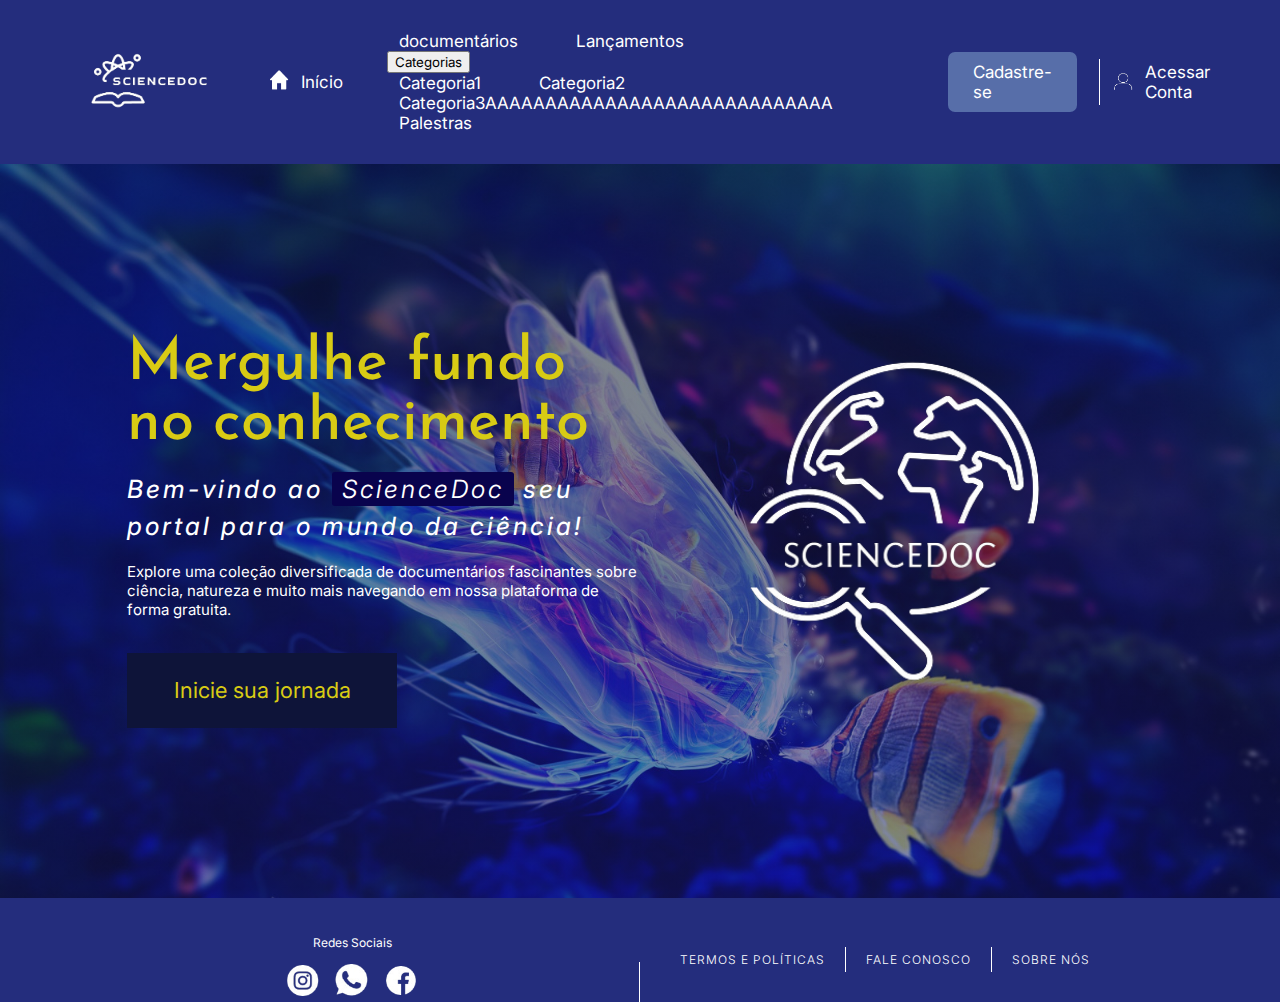
<file: index.html>
<!DOCTYPE html>
<html lang="pt-br">
<head>
    <meta charset="UTF-8">
    <meta http-equiv="X-UA-Compatible" content="IE=edge">
    <meta name="viewport" content="width=device-width, initial-scale=1.0">
    <meta name="description" content="Serviço de streaming com conteúdo acadêmico">
    <meta name="keywords" content="documentário,estudos,acadêmico,streaming">
    <title>ScienceDoc</title>
    <link rel="stylesheet" href="css/style.css">
</head>
<body>
    <nav class="navbar">
        <div class="logo">
            <img src="img/logo2.png" width="140px">
        </div>
        <div class="menu">
            <div class="inicio">
                <div id="img_inicio">
                    <img id= "image_home" src="img/casa_home.png" width="20px" height="20px">
                </div>
                <div id="link_inicio">
                    <a href="index.html">Início</a>
                </div>
            </div>
            <div class="consultas">
                <a href="documentario.html">documentários</a>
                <a href="lancamentos.html">Lançamentos</a>
                <div class="dropdown">
                    <button class="dropbtn">Categorias</button>
                    <div class="dropdown-content">
                        <a href="#">Categoria1</a>
                        <a href="#">Categoria2</a>
                        <a href="#">Categoria3AAAAAAAAAAAAAAAAAAAAAAAAAAAAA</a>
                    </div>
                </div>
                <a href="#">Palestras</a>
            </div>
        </div>
        <div class="acesso">
            <a href="cadastro.html" id="botao">Cadastre-se</a>
            <div class="login">
                <img src="img/perfil.png" width="25px" height="20px">
            </div>
            <a href="login.html">Acessar Conta</a>
        </div>
    </nav>
    
    <main class="fluxo_principal">
        <section class="frase_efeito">
            <div class="slogan">
                Mergulhe fundo<br>no conhecimento</h1>
            </div>
            <div>
                <h1>Bem-vindo ao <span id="destaque_frase">ScienceDoc</span> seu portal para o mundo da ciência!</h1>
                <p>Explore uma coleção diversificada de documentários fascinantes sobre ciência, natureza e muito mais navegando em nossa plataforma de forma gratuita.</p><br>
            </div>

            <div class="card">
                <div class="card2">
                    <a href="login.html" id="botao2">Inicie sua jornada</a>
                </div>
            </div>
        </section>
        <section class="img_fundo">
            <img src="img/logo.png" alt="Logo do ScienceDoc" width="450px">
        </section>
    </main>

    <footer class="rodape">
        <div class="redes_sociais">
            <h3>Redes Sociais</h3>
            <div class="img_rodape">
                <a href=""><img src="img/Instagram.png" width="35px"></a>
                <a href=""><img src="img/telefone.png" width="35px"></a>
                <a href=""><img src="img/facebook.png" width="35px"></a>
            </div>
        </div>
        <div class="info_geral">
            <a href="">Termos e políticas</a>
            <a href="faleConosco.html"id="info_geral_border">Fale Conosco</a>
            <a href="">Sobre nós</a>
        </div>
    </footer>
</body>
</html>
</file>
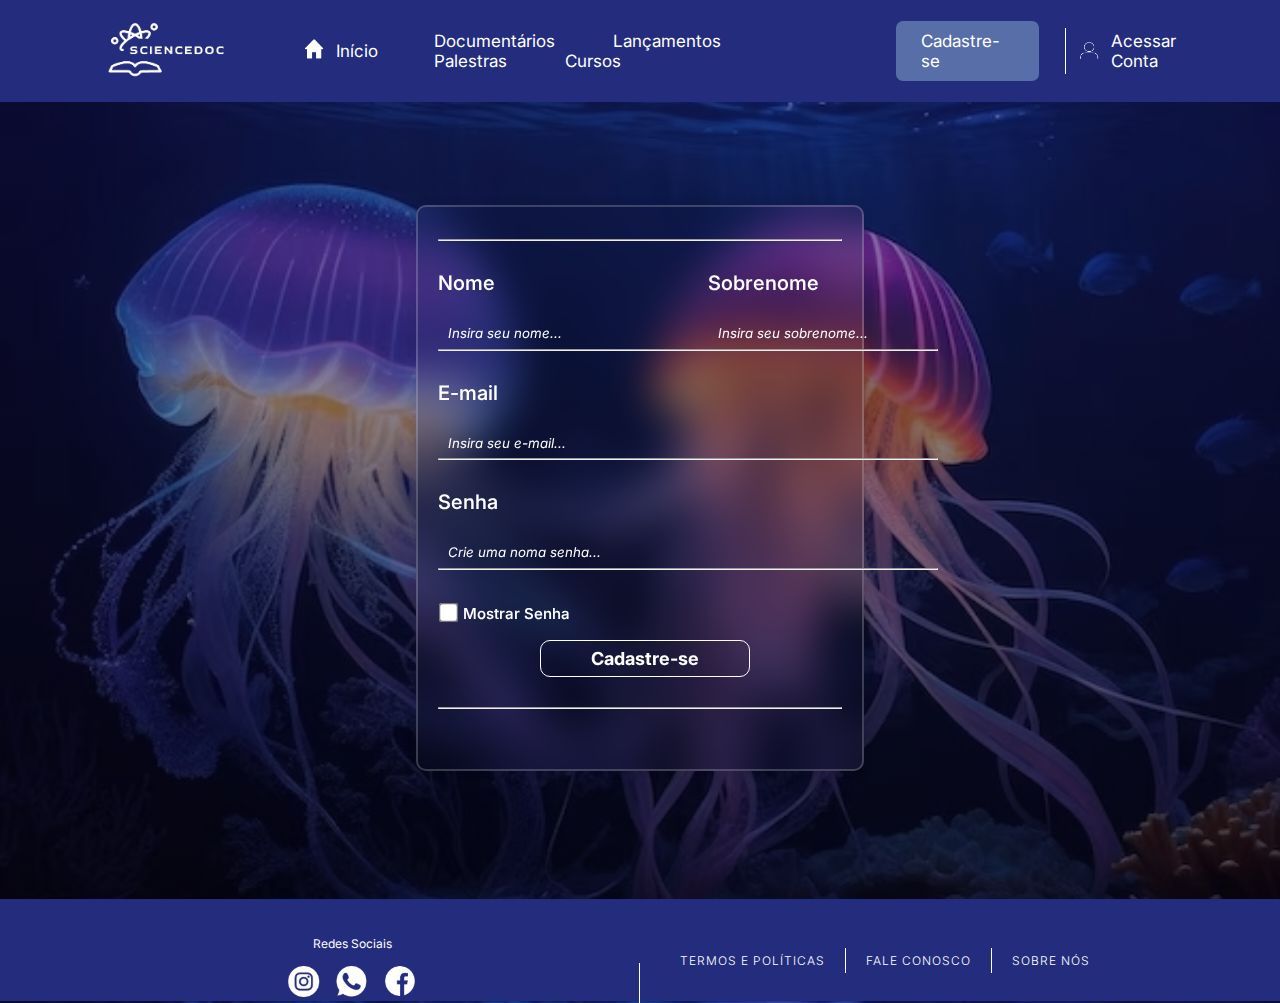
<file: cadastro.html>
<!DOCTYPE html>
<html lang="pt-br">
<head>
    <meta charset="UTF-8">
    <meta http-equiv="X-UA-Compatible" content="IE=edge">
    <meta name="viewport" content="width=device-width, initial-scale=1.0">
    <meta name="description" content="Serviço de streaming com conteúdo acadêmico">
    <meta name="keywords" content="documentário,estudos,acadêmico,streaming">
    <title>ScienceDoc</title>
    <link rel="stylesheet" href="css/base_padrao.css">
    <link rel="stylesheet" type="text/css" href="css/login_cadastro.css">
</head>

<body>

    <nav class="navbar">
        <div class="logo">
            <img src="img/logo2.png" width="140px">
        </div>
        <div class="menu">
            <div class="inicio">
                <div id="img_inicio">
                    <img id= "image_home" src="img/casa_home.png" width="20px" height="20px">
                </div>
                <div id="link_inicio">
                    <a href="index.html">Início</a>
                </div>
            </div>
            <div class="consultas">
                <a href="documentario.html">Documentários</a>
                <a href="lancamentos.html">Lançamentos</a>
                <a href="#">Palestras</a>
                <a href="#">Cursos</a>
            </div>
        </div>
        <div class="acesso">
            <a href="#" id="botao">Cadastre-se</a>
            <div class="login">
                <img src="img/perfil.png" width="25px" height="20px">
            </div>
            <a href="login.html">Acessar Conta</a>
        </div>
    </nav>

    <main class="container">
        <hr>
        <form>
            <div class="login-senha">
                <div class="input_nome">
                    <div id="primeiro_nome">
                        <label for="nome">Nome</label><br><br>
                        <input type="text" id="name" name="name" placeholder="Insira seu nome...">
                    </div>
                    <div id="segundo_nome">
                        <label for="sobrenome">Sobrenome</label><br><br>
                        <input type="text" id="sobrename" name="sobrename" placeholder="Insira seu sobrenome...">
                    </div>
                </div>
                <hr>
                <div>
                    <label for="email">E-mail</label><br><br>
                    <input type="email" id="email" name="email" placeholder="Insira seu e-mail..." required>
                </div><hr>

                <div>
                    <label for="senha">Senha</label><br><br>
                    <input type="password" id="senha" name="senha" placeholder="Crie uma noma senha..."> <hr>
                    <input type="checkbox" id="mostrarSenha" onclick="document.getElementById('senha').type = this.checked ? 'text' : 'password'">
                    <label for="mostrarSenha">Mostrar Senha</label>
                </div>

            </div>

            <div id="botao-login">  
                <input type="submit" value="Cadastre-se">
            </div>
            <hr id="hr-botao">

        </form>
    </main>

    <footer class="rodape">
        <div class="redes_sociais">
            <h3>Redes Sociais</h3>
            <div class="img_rodape">
                <img src="img/Instagram.png" width="35px">
                <img src="img/telefone.png" width="33px">
                <img src="img/facebook.png" width="35px"> 
            </div>
        </div>
        <div class="info_geral">
            <a href="">Termos e políticas</a>
            <a href="faleConosco.html"id="info_geral_border">Fale Conosco</a>
            <a href="">Sobre nós</a>
        </div>
    </footer>
</body>
</html>
</file>
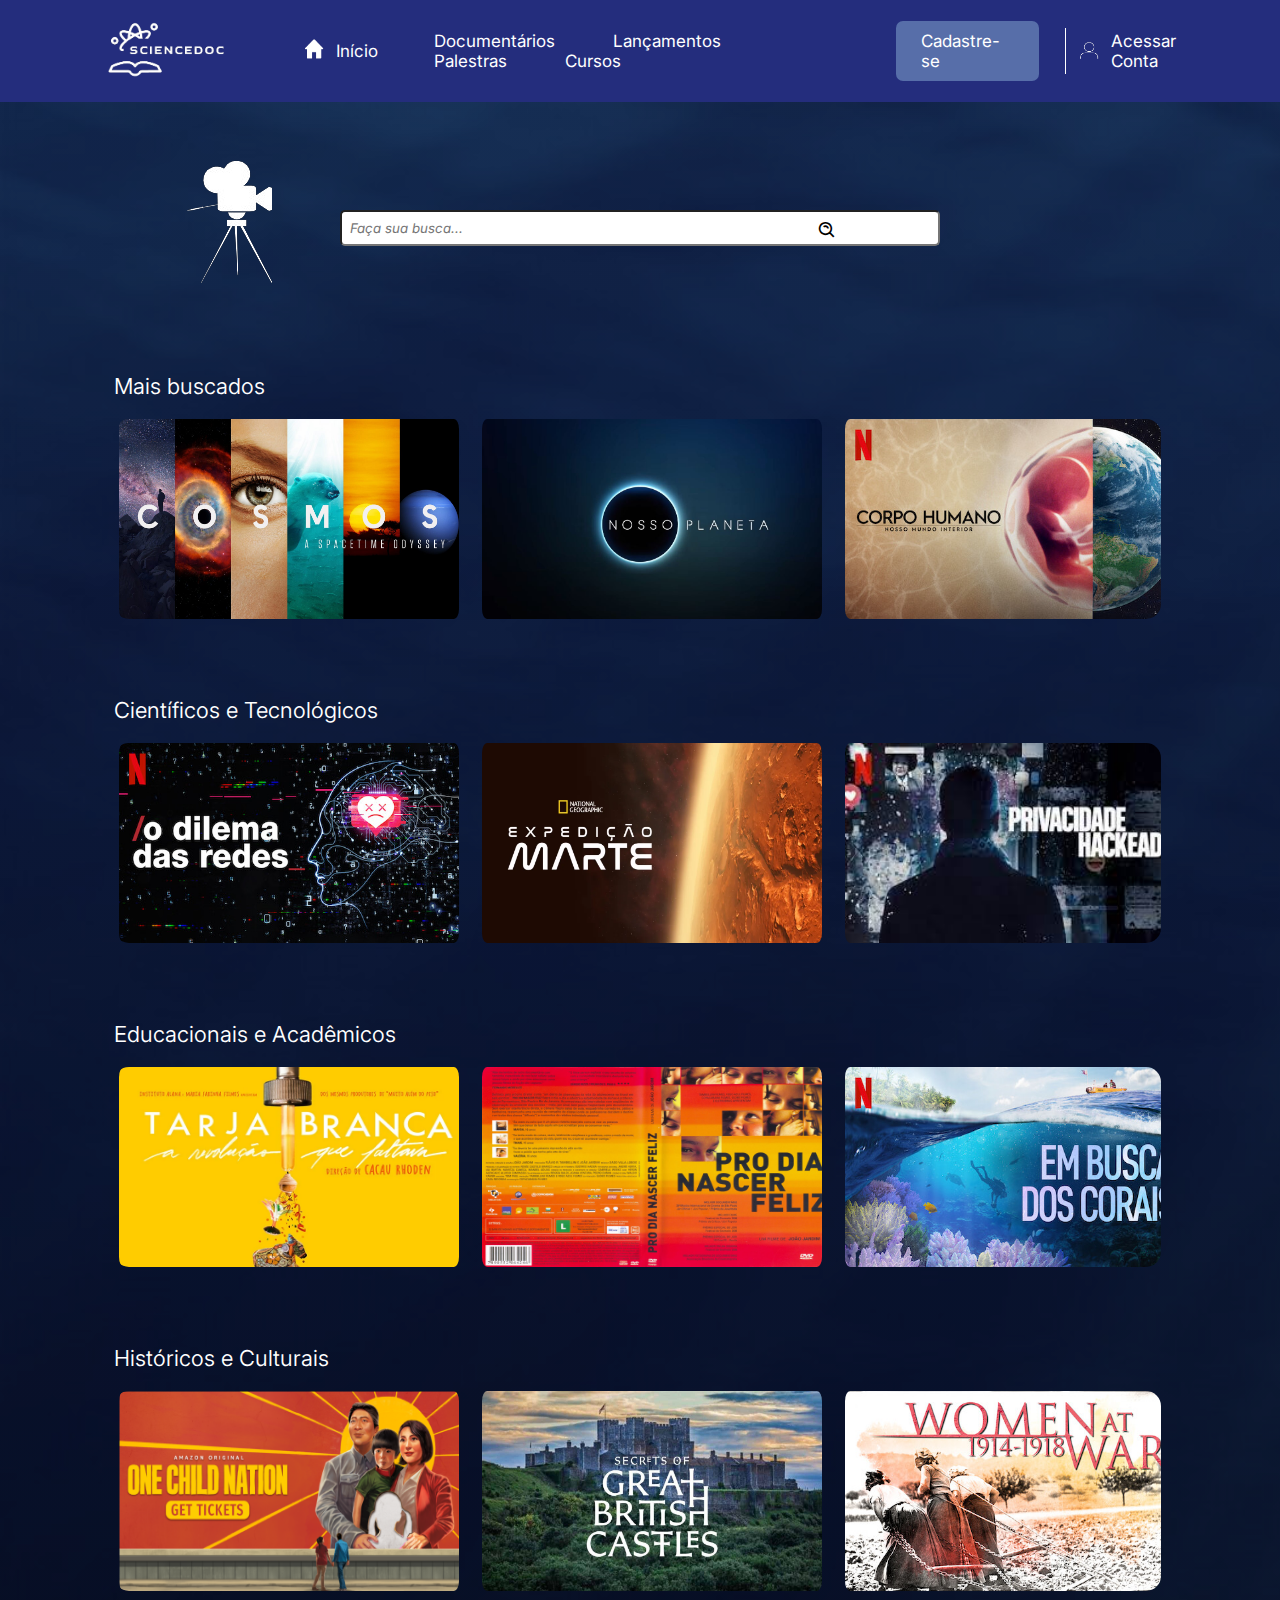
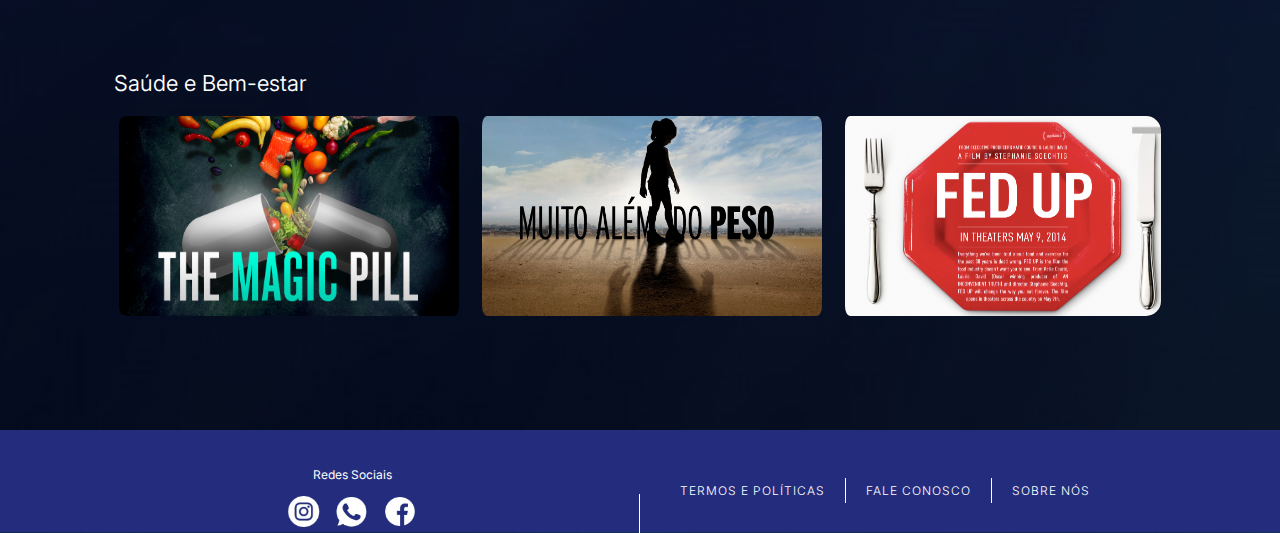
<file: documentario.html>
<!DOCTYPE html>
<html lang="pt-br">
<head>
    <meta charset="UTF-8">
    <meta charset="UTF-8">
    <meta http-equiv="X-UA-Compatible" content="IE=edge">
    <meta name="viewport" content="width=device-width, initial-scale=1.0">
    <meta name="description" content="Serviço de streaming com conteúdo acadêmico">
    <meta name="keywords" content="documentário,estudos,acadêmico,streaming">
    <title>ScienceDoc</title>
    <link rel="stylesheet" href="css/base_padrao.css">
    <link rel="stylesheet" href="css/documentario.css">
    <link href='https://unpkg.com/boxicons@2.1.4/css/boxicons.min.css' rel='stylesheet'>
</head>
<body>
    <nav class="navbar">
        <div class="logo">
            <img src="img/logo2.png" width="140px">
        </div>
        <div class="menu">
            <div class="inicio">
                <div id="img_inicio">
                    <img id= "image_home" src="img/casa_home.png" width="20px" height="20px">
                </div>
                <div id="link_inicio">
                    <a href="index.html">Início</a>
                </div>
            </div>
            <div class="consultas">
                <a href="#">Documentários</a>
                <a href="lancamentos.html">Lançamentos</a>
                <a href="#">Palestras</a>
                <a href="#">Cursos</a>
            </div>
        </div>
        <div class="acesso">
            <a href="cadastro.html" id="botao">Cadastre-se</a>
            <div class="login">
                <img src="img/perfil.png" width="25px" height="20px">
            </div>
            <a href="login.html">Acessar Conta</a>
        </div>
    </nav>

    <main>          
        <div class="pesquisa">
            <div id="imagem-pesquisa">
                <img src="img/camera_fotografica.png">
            </div>
                
            <div class="barra-pesquisa">
                <form>
                    <div id="search1">
                        <input type="text" id="inputSearch" placeholder="Faça sua busca...">
                        <i class='bx bx-search-alt'></i>
                    </div>
                </form>
            </div>
        </div>

        <div>
            <section>    
                <h2>Mais buscados</h2>               

                <div class="box">
                    <div class="carrossel"><img src="img/cosmos.jpg"></div>
                    <div class="carrossel"><img src="img/nossoplaneta.jpg"></div>
                    <div class="carrossel"><img src="img/corpohumano.jpg"></div>
                    <div class="carrossel"><img src="img/privacidadehackeada.jpg"></div>
                    <div class="carrossel"><img src="img/tec1.jpg"></div>
                    <div class="carrossel"><img src="img/hist6.jpg"></div>
                    <div class="carrossel"><img src="img/tec8.jpg"></div>
                    <div class="carrossel"><img src="img/tec7.jpg"></div>
                    <div class="carrossel"><img src="img/tec2.jpg"></div>
                    <div class="carrossel"><img src="img/saud12.jpg"></div>
                    <div class="carrossel"><img src="img/tec9.jpg"></div>
                    <div class="carrossel"><img src="img/edu3.jpg"></div>

                </div>
            </section>

            <section>
                <h2>Científicos e Tecnológicos</h2>                       

                <div class="box">
                    <div class="carrossel"><img src="img/tec1.jpg" alt=""></div>
                    <div class="carrossel"><img src="img/tec2.jpg" alt=""></div>
                    <div class="carrossel"><img src="img/privacidadehackeada.jpg" alt=""></div>
                    <div class="carrossel"><img src="img/tec10.jpg" alt=""></div>
                    <div class="carrossel"><img src="img/corpohumano.jpg" alt=""></div>
                    <div class="carrossel"><img src="img/tec9.jpg" alt=""></div>
                    <div class="carrossel"><img src="img/tec5.jpg" alt=""></div>
                    <div class="carrossel"><img src="img/nossoplaneta.jpg" alt=""></div>
                    <div class="carrossel"><img src="img/tec6.jpg" alt=""></div>
                    <div class="carrossel"><img src="img/tec7.jpg" alt=""></div>
                    <div class="carrossel"><img src="img/tec8.jpg" alt=""></div>
                    <div class="carrossel"><img src="img/cosmos.jpg" alt=""></div>

                </div>
            </section>

            <section>    
                <h2>Educacionais e Acadêmicos</h2>

                <div class="box">
                    <div class="carrossel"><img src="img/edu1.jpg" alt=""></div>
                    <div class="carrossel"><img src="img/edu2.jpg" alt=""></div>
                    <div class="carrossel"><img src="img/tec8.jpg" alt=""></div>
                    <div class="carrossel"><img src="img/edu4.jpg" alt=""></div>
                    <div class="carrossel"><img src="img/edu5.jpg" alt=""></div>
                    <div class="carrossel"><img src="img/edu6.jpeg" alt=""></div>
                    <div class="carrossel"><img src="img/edu7.jpg" alt=""></div>
                    <div class="carrossel"><img src="img/edu8.jpg" alt=""></div>
                    <div class="carrossel"><img src="img/edu9.jpg" alt=""></div>
                    <div class="carrossel"><img src="img/edu10.jpg" alt=""></div>
                    <div class="carrossel"><img src="img/edu11.jpg" alt=""></div>
                    <div class="carrossel"><img src="img/edu12.jpg" alt=""></div>

                </div>
            </section>

            <section>    
                <h2>Históricos e Culturais</h2>

                <div class="box">
                    <div class="carrossel"><img src="img/hist1.png" alt=""></div>
                    <div class="carrossel"><img src="img/hist2.jpg" alt=""></div>
                    <div class="carrossel"><img src="img/hist3.jpg" alt=""></div>
                    <div class="carrossel"><img src="img/hist4.jpg" alt=""></div>
                    <div class="carrossel"><img src="img/hist5.jpg" alt=""></div>
                    <div class="carrossel"><img src="img/hist6.jpg" alt=""></div>
                    <div class="carrossel"><img src="img/hist7.jpg" alt=""></div>
                    <div class="carrossel"><img src="img/hist8.jpg" alt=""></div>
                    <div class="carrossel"><img src="img/hist9.jpg" alt=""></div>
                    <div class="carrossel"><img src="img/hist10.jpg" alt=""></div>
                    <div class="carrossel"><img src="img/hist11.jpg" alt=""></div>
                    <div class="carrossel"><img src="img/hist12.jpg" alt=""></div>
                </div>
            </section>

            <section>    
                <h2>Saúde e Bem-estar</h2>

                <div class="box">
                    <div class="carrossel"><img src="img/saud9.jpg" alt=""></div>
                    <div class="carrossel"><img src="img/saud8.jpg" alt=""></div>
                    <div class="carrossel"><img src="img/saud10.png" alt=""></div>
                    <div class="carrossel"><img src="img/saud4.jpg" alt=""></div>
                    <div class="carrossel"><img src="img/saud5.jpg" alt=""></div>
                    <div class="carrossel"><img src="img/saud6.jpg" alt=""></div>
                    <div class="carrossel"><img src="img/saud7.jpg" alt=""></div>
                    <div class="carrossel"><img src="img/saud2.jpg" alt=""></div>
                    <div class="carrossel"><img src="img/saud1.jpg" alt=""></div>
                    <div class="carrossel"><img src="img/saud3.jpg" alt=""></div>
                    <div class="carrossel"><img src="img/vida-em-movimento.jpg" alt=""></div>
                    <div class="carrossel"><img src="img/saud12.jpg" alt=""></div>
                </div>
            </section>
        </div>
    </main>

    <footer class="rodape">
        <div class="redes_sociais">
            <h3>Redes Sociais</h3>
            <div class="img_rodape">
                <img src="img/Instagram.png" width="35px">
                <img src="img/telefone.png" width="33px">
                <img src="img/facebook.png" width="35px"> 
            </div>
        </div>
        <div class="info_geral">
            <a href="">Termos e políticas</a>
            <a href="faleConosco.html"id="info_geral_border">Fale Conosco</a>
            <a href="">Sobre nós</a>
        </div>
    </footer>

    <script src="./css/script.js"></script>
</body>
</html>
</file>
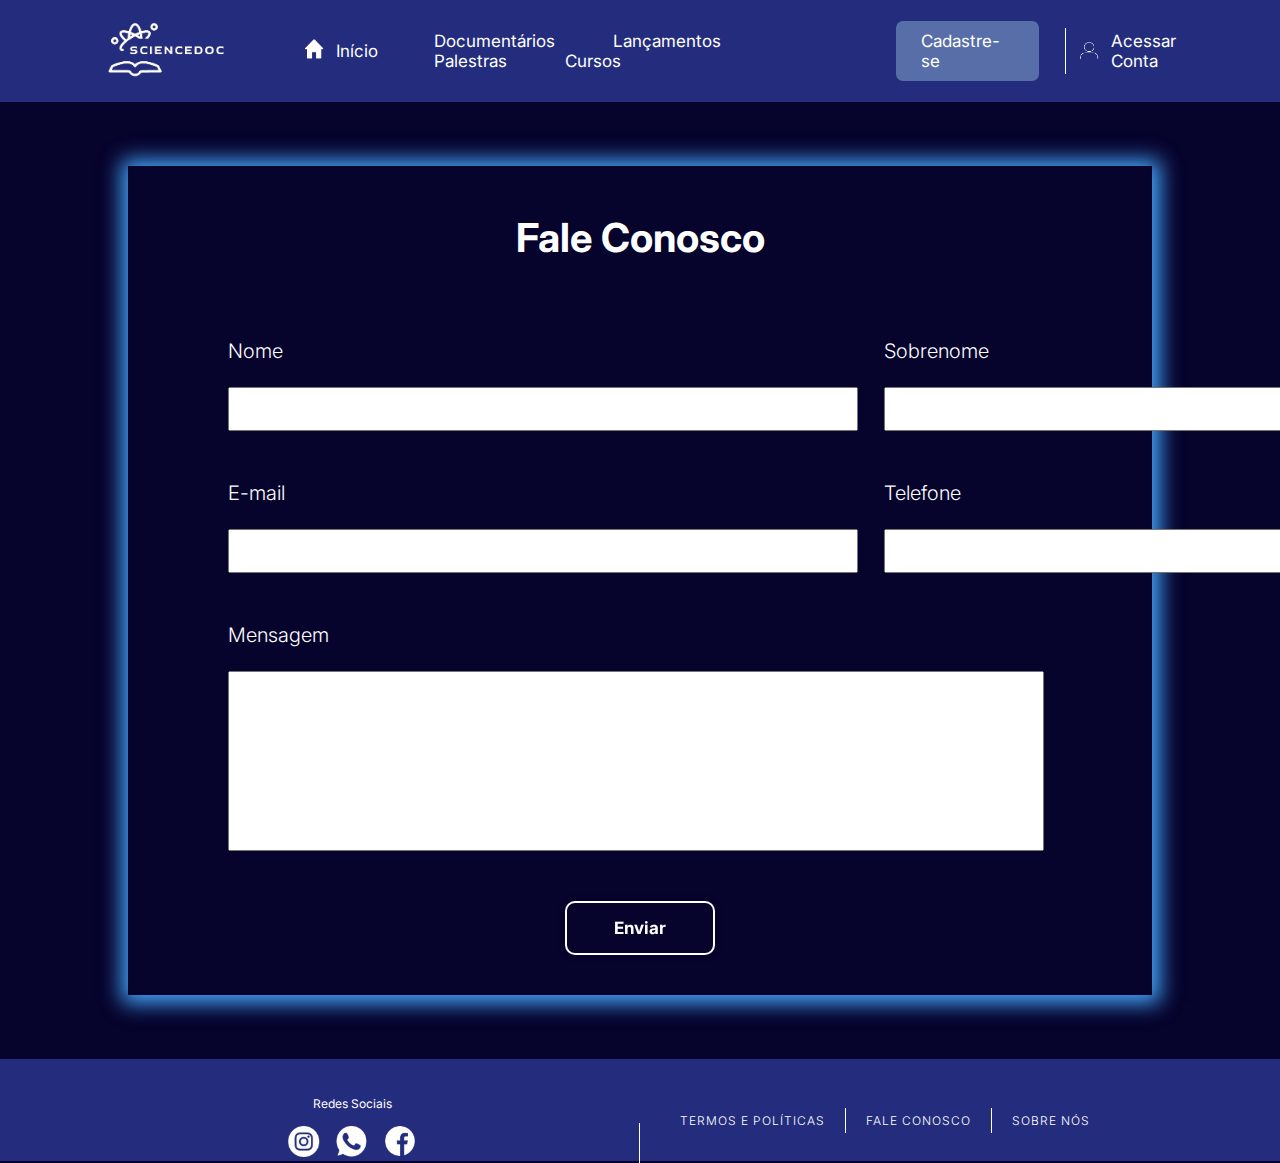
<file: faleConosco.html>
<!DOCTYPE html>
<html lang="pt-br">
<head>
    <meta charset="UTF-8">
    <meta http-equiv="X-UA-Compatible" content="IE=edge">
    <meta name="viewport" content="width=device-width, initial-scale=1.0">
    <meta name="description" content="Serviço de streaming com conteúdo acadêmico">
    <meta name="keywords" content="documentário,estudos,acadêmico,streaming">
    <title>ScienceDoc</title>
    <link rel="stylesheet" href="css/style.css">
    <link rel="stylesheet" href="css/faleConosco.css">
</head>
<body>
    <nav class="navbar">
        <div class="logo">
            <img src="img/logo2.png" width="140px">
        </div>
        <div class="menu">
            <div class="inicio">
                <div id="img_inicio">
                    <img id= "image_home" src="img/casa_home.png" width="20px" height="20px">
                </div>
                <div id="link_inicio">
                    <a href="index.html">Início</a>
                </div>
            </div>
            <div class="consultas">
                <a href="documentario.html">Documentários</a>
                <a href="lancamentos.html">Lançamentos</a>
                <a href="#">Palestras</a>
                <a href="#">Cursos</a>
            </div>
        </div>
        <div class="acesso">
            <a href="cadastro.html" id="botao">Cadastre-se</a>
            <div class="login">
                <img src="img/perfil.png" width="25px" height="20px">
            </div>
            <a href="login.html">Acessar Conta</a>
        </div>
    </nav>

    <main class="corpo_form">
        <header id="titulo">
            <H1>Fale Conosco</H1>
        </header>

        <section class="input_nome">
            <div id="primeiro_nome">
                <label for="nome">Nome</label><br><br>
                <input type="text" id="nome" name="nome">
            </div>
            <div id="segundo_nome">
                <label for="sobrenome">Sobrenome</label><br><br>
                <input type="text" id="sobrenome" name="sobrenome">
            </div>
        </section>
        <section class="contact">
            <div id="e-mail">
                <label for="email">E-mail</label><br><br>
                <input type="email" id="email" name="email">
            </div>
            <div id="telefone">
                <label for="telefone">Telefone</label><br><br>
                <input type="tel" id="tel" name="telefone">
            </div>
        </section>
        <section class="mensagem">
            <label for="mensagem">Mensagem</label><br><br>
            <input type="text" id="msg" name="mensagem">
        </section>

        <section class="btn_enviar">
            <input type="submit" value="Enviar" id="submit">
        </section>

    </main>

    <footer class="rodape">
        <div class="redes_sociais">
            <h3>Redes Sociais</h3>
            <div class="img_rodape">
                <img src="img/Instagram.png" width="35px">
                <img src="img/telefone.png" width="33px">
                <img src="img/facebook.png" width="35px"> 
            </div>
        </div>
        <div class="info_geral">
            <a href="">Termos e políticas</a>
            <a href="#"id="info_geral_border">Fale Conosco</a>
            <a href="">Sobre nós</a>
        </div>
    </footer>
</body>
</file>
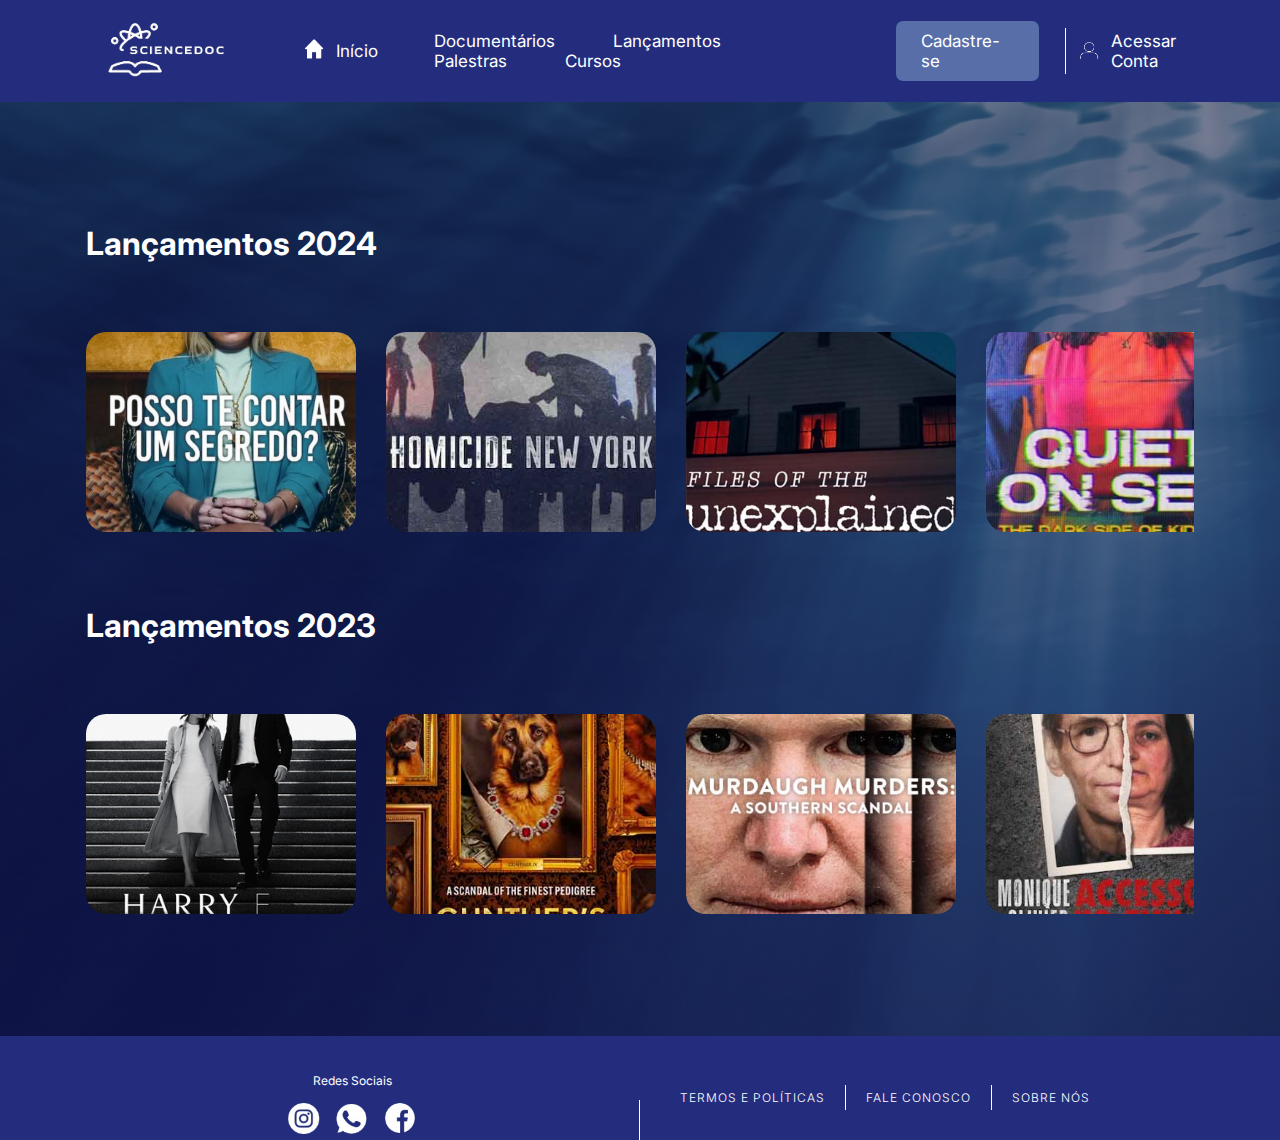
<file: lancamentos.html>
<!DOCTYPE html>
<html lang="pt-br">
<head>
    <meta charset="UTF-8">
    <meta http-equiv="X-UA-Compatible" content="IE=edge">
    <meta name="viewport" content="width=device-width, initial-scale=1.0">
    <meta name="description" content="Serviço de streaming com conteúdo acadêmico">
    <meta name="keywords" content="documentário,estudos,acadêmico,streaming">
    <title>ScienceDoc</title>
    <link rel="stylesheet" href="css/lancamento.css">
    <link rel="stylesheet" href="css/base_padrao.css">
</head>
<body>
    <nav class="navbar">
        <div class="logo">
            <img src="img/logo2.png" width="140px">
        </div>
        <div class="menu">
            <div class="inicio">
                <div id="img_inicio">
                    <img id= "image_home" src="img/casa_home.png" width="20px" height="20px">
                </div>
                <div id="link_inicio">
                    <a href="index.html">Início</a>
                </div>
            </div>
            <div class="consultas">
                <a href="documentario.html">Documentários</a>
                <a href="#">Lançamentos</a>
                <a href="#">Palestras</a>
                <a href="#">Cursos</a>
            </div>
        </div>
        <div class="acesso">
            <a href="cadastro.html" id="botao">Cadastre-se</a>
            <div class="login">
                <img src="img/perfil.png" width="25px" height="20px">
            </div>
            <a href="login.html">Acessar Conta</a>
        </div>
    </nav>

    <main class="fluxo_principal">
        <div class="documentary-list-container">
            <h1 class="documentary-list-title">Lançamentos 2024</h1>
            <div class="documentary-list-wrapper">
                <div class="documentary-list">
                    <div class="documentary-list-item">
                        <img class="documentary-list-item-img" src="img/1.png" alt="">
                    </div>
                    <div class="documentary-list-item">
                        <img class="documentary-list-item-img" src="img/2.jpg" alt="">
                    </div>
                    <div class="documentary-list-item">
                        <img class="documentary-list-item-img" src="img/3.jpg" alt="">
                    </div>
                    <div class="documentary-list-item">
                        <img class="documentary-list-item-img" src="img/4.jpg" alt="">
                    </div>
                    <div class="documentary-list-item">
                        <img class="documentary-list-item-img" src="img/5.jpg" alt="">
                    </div>
                    <div class="documentary-list-item">
                        <img class="documentary-list-item-img" src="img/6.jpeg" alt="">
                    </div>
                    <div class="documentary-list-item">
                        <img class="documentary-list-item-img" src="img/7.jpg" alt="">
                    </div>
                </div>
                <i class="fas fa-chevron-right arrow"></i>
            </div>
        </div>
        <div class="documentary-list-container">
    <h1 class="documentary-list-title">Lançamentos 2023</h1>
    <div class="documentary-list-wrapper">
        <div class="documentary-list">
            <div class="documentary-list-item">
                <img class="documentary-list-item-img" src="img/8.jpg" alt="">
            </div>
            <div class="documentary-list-item">
                <img class="documentary-list-item-img" src="img/9.jpg" alt="">
            </div>
            <div class="documentary-list-item">
                <img class="documentary-list-item-img" src="img/10.jpg" alt="">
            </div>
            <div class="documentary-list-item">
                <img class="documentary-list-item-img" src="img/11.jpg" alt="">
            </div>
            <div class="documentary-list-item">
                <img class="documentary-list-item-img" src="img/12.jpg" alt="">
            </div>
            <div class="documentary-list-item">
                <img class="documentary-list-item-img" src="img/13.jpg" alt="">
            </div>
            <div class="documentary-list-item">
                <img class="documentary-list-item-img" src="img/14.jpg" alt="">
            </div>
        </div>
        <i class="fas fa-chevron-right arrow"></i>
    </div>
</div>
    </main>

    <footer class="rodape">
        <div class="redes_sociais">
            <h3>Redes Sociais</h3>
            <div class="img_rodape">
                <img src="img/Instagram.png" width="35px">
                <img src="img/telefone.png" width="33px">
                <img src="img/facebook.png" width="35px"> 
            </div>
        </div>
        <div class="info_geral">
            <a href="">Termos e políticas</a>
            <a href="faleConosco.html"id="info_geral_border">Fale Conosco</a>
            <a href="">Sobre nós</a>
        </div>
    </footer>
</body>
</html>
</file>
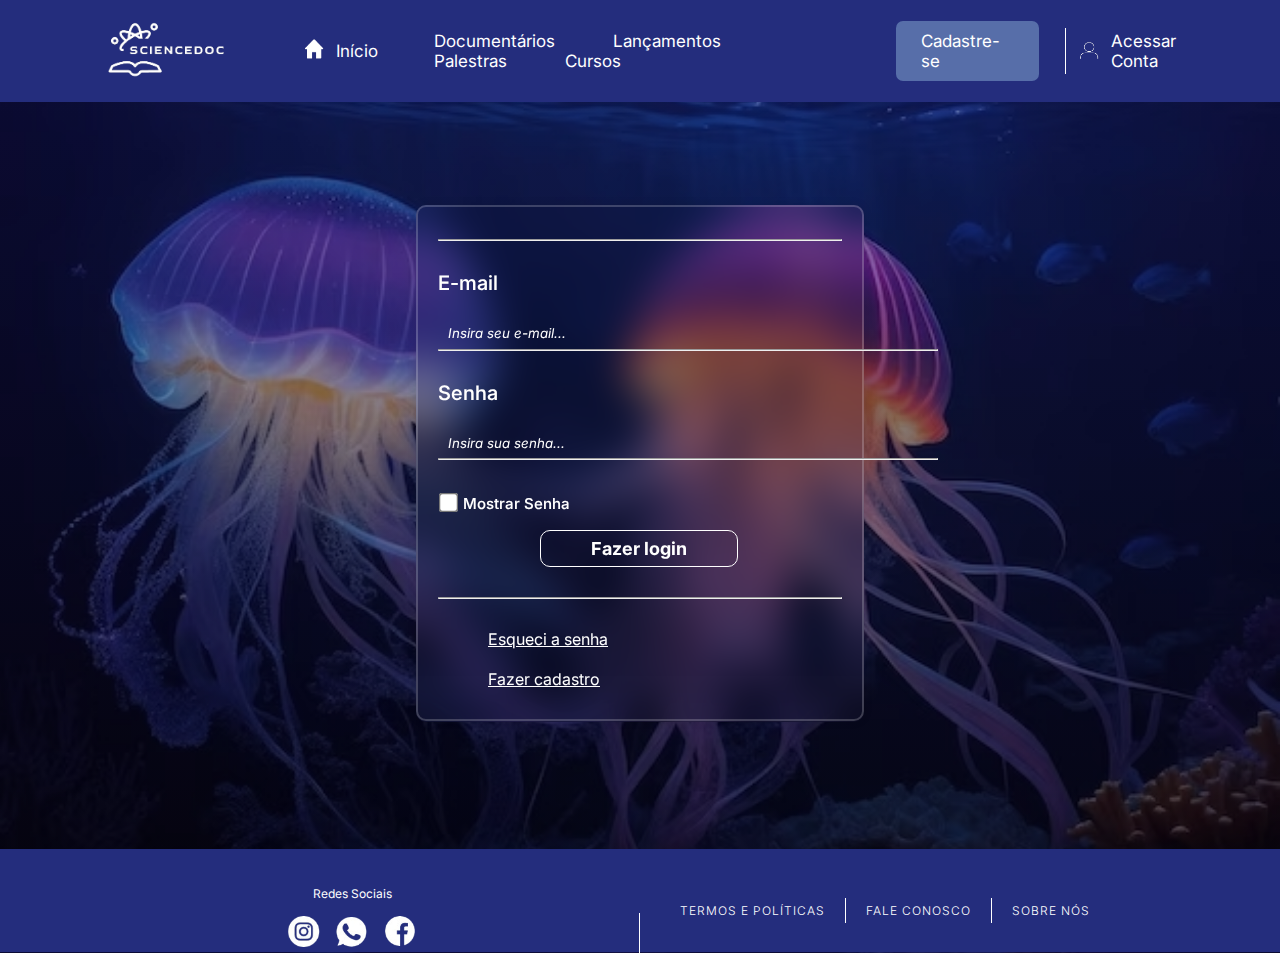
<file: login.html>
<!DOCTYPE html>
<html lang="pt-br">
<head>
    <meta charset="UTF-8">
    <meta http-equiv="X-UA-Compatible" content="IE=edge">
    <meta name="viewport" content="width=device-width, initial-scale=1.0">
    <meta name="description" content="Serviço de streaming com conteúdo acadêmico">
    <meta name="keywords" content="documentário,estudos,acadêmico,streaming">
    <title>ScienceDoc</title>
    <link rel="stylesheet" href="css/base_padrao.css">
    <link rel="stylesheet" type="text/css" href="css/login_cadastro.css">
</head>
<body>
    <nav class="navbar">
        <div class="logo">
            <img src="img/logo2.png" width="140px">
        </div>
        <div class="menu">
            <div class="inicio">
                <div id="img_inicio">
                    <img id= "image_home" src="img/casa_home.png" width="20px" height="20px">
                </div>
                <div id="link_inicio">
                    <a href="index.html">Início</a>
                </div>
            </div>
            <div class="consultas">
                <a href="documentario.html">Documentários</a>
                <a href="lancamentos.html">Lançamentos</a>
                <a href="#">Palestras</a>
                <a href="#">Cursos</a>
            </div>
        </div>
        <div class="acesso">
            <a href="cadastro.html" id="botao">Cadastre-se</a>
            <div class="login">
                <img src="img/perfil.png" width="25px" height="20px">
            </div>
            <a href="#">Acessar Conta</a>
        </div>
    </nav>

    <main class="container">
        <hr>
        <form>
            <div class="login-senha">
                <div>
                    <label for="email">E-mail</label><br><br>
                    <input type="email" id="email" name="email" placeholder="Insira seu e-mail..." required>
                </div><hr>

                <div>
                    <label for="senha">Senha</label><br><br>
                    <input type="password" id="senha" name="senha" placeholder="Insira sua senha..."> <hr>
                    <input type="checkbox" id="mostrarSenha" onclick="document.getElementById('senha').type = this.checked ? 'text' : 'password'">
                    <label for="mostrarSenha">Mostrar Senha</label>
                </div>

            </div>

            <div id="botao-login">  
                <input type="submit" value="Fazer login">
            </div>
            <hr id="hr-botao">

        </form>

        <div id="esqueci-senha">
                <a href="">Esqueci a senha</a><br><br>
                <a href="cadastro.html">Fazer cadastro</a>
        </div>
    </main>

    <footer class="rodape">
        <div class="redes_sociais">
            <h3>Redes Sociais</h3>
            <div class="img_rodape">
                <img src="img/Instagram.png" width="35px">
                <img src="img/telefone.png" width="33px">
                <img src="img/facebook.png" width="35px"> 
            </div>
        </div>
        <div class="info_geral">
            <a href="">Termos e políticas</a>
            <a href=""id="info_geral_border">Fale Conosco</a>
            <a href="">Sobre nós</a>
        </div>
    </footer>
</body>
</html>
</file>
<file: css/style.css>
@import url('https://fonts.googleapis.com/css2?family=Inter:wght@100..900&display=swap');
@import url('https://fonts.googleapis.com/css2?family=Inter:wght@100..900&family=Josefin+Sans:ital,wght@0,100..700;1,100..700&family=Lobster&family=Poetsen+One&family=Roboto:ital,wght@0,100;0,300;0,400;0,500;0,700;0,900;1,100;1,300;1,400;1,500;1,700;1,900&display=swap');

/*Menu padrão(nav) */
* {
    box-sizing: border-box;
    font-family: "Inter", sans-serif;
}
body{
    margin:0;
    background: #242d7d;
}
.navbar{
    display: flex;
    height: 100%;
    background:  #242d7d;
    justify-content: center;
    align-items: center;
    overflow: hidden;
}
.logo{
    flex:15%;
    margin-left: 5%;
    text-align: center;
}
.menu{
    flex: 45%;
    padding: 1.5vw;
    display: flex;
    justify-content: center;
    align-items: center;
}
.menu a{
    color: white;
    text-decoration: none;
    font-size: 17px;
    padding: 12px;
}
.consultas{
    padding: 12px 12px;
    flex: 90%;
    justify-content: space-between;
}
.consultas a{
    margin-right: 30px;
    justify-content: space-between;
    align-items: left;
    text-align: left;
    gap: 1.5vw;
}
.menu a:hover{
    color:#576EA9;
    border-top:2px solid white
}
.inicio{
    flex: 5%;
    padding: 20px;
    display: flex;
    align-items: center;
}
.inicio a{
    padding: 12px;
}
.acesso{
    align-items: center;
    display: flex;
    flex:30%;
    margin-right: 3%;
    padding: 10px;
}
.acesso a{
    color: white;
    text-decoration: none;
    font-size: 17px;
    padding: 10px;
}
.acesso a:hover{
    color:#576EA9;
    border-top:2px solid white;
}
#botao{
    background: rgba(87, 110, 169, 1);
    padding: 10px 25px;
    color: white;
    border-radius: 7px;
    margin-right: 7%;
    margin-left: 10%;
}
#botao:hover{
    border: none;
    background: white;
    color: #242d7d;
}
.login{
    display: flex;
    align-items: center;
    padding:13px 0px 13px 10px;
    border-left: 1px solid white;
}


/*corpo do site(main)*/
.fluxo_principal {
    position: relative; /* Adiciona posição relativa ao elemento pai */
    display: flex;
    align-items: center;
    justify-content: center;
    /* Define a imagem de fundo com transparência */
    background-image: linear-gradient(rgba(14, 14, 51, 0.5), rgba(22, 19, 95, 0.5)), url('../img/img_fundo.jpg');
    background-size: cover; /* Ajusta o tamanho da imagem para cobrir todo o elemento */
    padding: 70px;
}
.frase_efeito{
    margin-left: 5%;
    flex: 45%;
    display: block;
    padding-bottom: 6%;
    align-items: left;
    justify-content: left;
    text-align: left;
    font-size: 15px;
    color:white;
    padding-top: 100px;
    padding-bottom: 100px;
}
.slogan{
    color: rgb(216, 203, 20);
    font-size: 60px;
    font-weight: 500;
    line-height: 60px;
    font-family: "Josefin Sans", sans-serif;
}
.frase_efeito h1{
    color: white;
    font-size: 25px;
    letter-spacing: 3px;
    line-height: 37px;
    font-weight: 450;
    font-style: italic;
}
#destaque_frase{
    background: rgb(9, 3, 77);
    color:  white;
    font-weight: 350;
    border-radius: 3px;
    padding: 2px 10px 2px 10px;
}
#botao2{
    color: rgb(216, 203, 20);
    display: flex;
    justify-content: center;
    text-align: center;
    align-items: center;
    width: 270px;
    height: 75px;
    text-decoration: none;
    border-radius: 10px;
    font-size: 22px;
    font-weight: 400;
}
.card{
    width: 270px;
    height: 75px;
    background-image: linear-gradient(163deg, #00ff75 0%, #3700ff 100%);
    border-radius: 20px;
    transition: all .3s;
   }
   
.card2 {
    width: 270px;
    height: 75px;
    background-color: #0e1439;
    border-radius:20;
    transition: all .2s;
   }
   
.card2:hover {
    transform: scale(0.98);
    border-radius: 20px;
   }
   
.card:hover {
    box-shadow: 0px 0px 30px 1px rgba(0, 255, 117, 0.30);
   }

.img_fundo{
    text-align: center;
    margin-right: 5%;
    flex: 45%;
    max-width: 100%;
    padding-top: 100px;
    padding-bottom: 100px;
}

/*Rodapé do site(footer)*/
.rodape{
    width: 100%;
    height: 8vw;
    background-color: #242d7d;
    display:flex;
}
.redes_sociais{
    text-align: center;
    margin-left: 5%;
    flex: 40%;
    display: block;
    justify-content: center;
    padding: 25px 0px 25px 0px;
}
.redes_sociais h3{
    font-weight: 400;
    color: white;
    font-size: 12px;
}
.img_rodape{
    align-items: center;
    text-align: center;
    letter-spacing: 10px;
    border-right: 1px solid white;
}
.info_geral{
    margin-right: 5%;
    flex: 40%;
    display: flex;
    justify-items: right;
    align-items: center;
    padding-left:20px;
    padding-top: 20px;
}
.info_geral a{
    text-decoration: none;
    font-weight: 300;
    color: white;
    font-size: 12px;
    text-transform: uppercase;
    padding: 5px 20px;
    letter-spacing: 1px;
}
.info_geral a:hover{
    border-bottom: 1px solid white;
}
#info_geral_border{
    border-left: 1px solid white;
    border-right: 1px solid white;
    padding: 5px 20px;
}
</file>
<file: css/base_padrao.css>
@import url('https://fonts.googleapis.com/css2?family=Inter:wght@100..900&display=swap');
@import url('https://fonts.googleapis.com/css2?family=Inter:wght@100..900&family=Josefin+Sans:ital,wght@0,100..700;1,100..700&family=Lobster&family=Poetsen+One&family=Roboto:ital,wght@0,100;0,300;0,400;0,500;0,700;0,900;1,100;1,300;1,400;1,500;1,700;1,900&display=swap');

/*Menu padrão(nav) */
* {
    box-sizing: border-box;
    font-family: "Inter", sans-serif;
}
body{
    margin:0;
    background: #242d7d;
}
.navbar{
    display: flex;
    height: 100%;
    background:  #242d7d;
    justify-content: center;
    align-items: center;
    overflow: hidden;
}
.logo{
    flex:15%;
    margin-left: 5%;
    text-align: center;
}
.menu{
    flex: 45%;
    padding: 1.5vw;
    display: flex;
    justify-content: center;
    align-items: center;
}
.menu a{
    color: white;
    text-decoration: none;
    font-size: 17px;
    padding: 12px;
}
.consultas{
    padding: 12px 12px;
    flex: 90%;
    justify-content: space-between;
}
.consultas a{
    margin-right: 30px;
    justify-content: space-between;
    align-items: left;
    text-align: left;
    gap: 1.5vw;
}
.menu a:hover{
    color:#576EA9;
    border-top:2px solid white
}
.inicio{
    flex: 5%;
    padding: 20px;
    display: flex;
    align-items: center;
}
.inicio a{
    padding: 12px;
}
.acesso{
    align-items: center;
    display: flex;
    flex:30%;
    margin-right: 3%;
    padding: 10px;
}
.acesso a{
    color: white;
    text-decoration: none;
    font-size: 17px;
    padding: 10px;
}
.acesso a:hover{
    color:#576EA9;
    border-top:2px solid white;
}
#botao{
    background: rgba(87, 110, 169, 1);
    padding: 10px 25px;
    color: white;
    border-radius: 7px;
    margin-right: 7%;
    margin-left: 10%;
}
#botao:hover{
    border: none;
    background: white;
    color: #242d7d;
}
.login{
    display: flex;
    align-items: center;
    padding:13px 0px 13px 10px;
    border-left: 1px solid white;
}

/*Rodapé do site(footer)*/
.rodape{
    width: 100%;
    height: 8vw;
    background-color: #242d7d;
    display:flex;
}
.redes_sociais{
    text-align: center;
    margin-left: 5%;
    flex: 40%;
    display: block;
    justify-content: center;
    padding: 25px 0px 25px 0px;
}
.redes_sociais h3{
    font-weight: 400;
    color: white;
    font-size: 12px;
}
.img_rodape{
    align-items: center;
    text-align: center;
    letter-spacing: 10px;
    border-right: 1px solid white;
}
.info_geral{
    margin-right: 5%;
    flex: 40%;
    display: flex;
    justify-items: right;
    align-items: center;
    padding-left:20px;
    padding-top: 20px;
}
.info_geral a{
    text-decoration: none;
    font-weight: 300;
    color: white;
    font-size: 12px;
    text-transform: uppercase;
    padding: 5px 20px;
    letter-spacing: 1px;
}
.info_geral a:hover{
    border-bottom: 1px solid white;
}
#info_geral_border{
    border-left: 1px solid white;
    border-right: 1px solid white;
    padding: 5px 20px;
}
</file>
<file: css/login_cadastro.css>
body{
    background: #29345a;
    background-image: linear-gradient(rgba(18, 18, 98, 0.5), rgba(3, 2, 13, 0.5)), url('../img/aguaviva3.jpg');
	background-size: cover; /* Ajusta o tamanho da imagem para cobrir todo o elemento*/
}
.container{
	color: white;
	width: 35vw;
	margin: auto;
	margin-top: 8vw;
	margin-bottom: 10vw;
	background: transparent;
	border: 2px solid rgba(255, 255, 255, .2);
	backdrop-filter: blur(20px);
	box-shadow: 0 0 10px rgba(0, 0, 0, .1);
	border-radius: 10px;
	padding: 30px 20px;
}
.input_nome{
	display: flex;
}
#primeiro_nome{
	flex:55%;
}
#segundo_nome{
	flex: 45%;
}
.login-senha{
	width: 500px;
	margin: auto;
	margin-bottom: 4%;
	font-size: 20px;
	font-weight: 550;
}
.login-senha label[for="mostrarSenha"]{
	font-size: 15px;
	font-weight: 550;
}

hr{
	margin-bottom: 30px;
	font-size: 5px;
	color: #ffffff;
}

input{
    border: none; /* remove a borda */
    outline: none; /* remove o contorno quando focado */
    background: none; /* remove o fundo */
    padding: 5px;
    padding-left: 10px;
    color: #ffffff;
}



input[type="email"], input[type="password"]{
	width: 500px;

}


::placeholder{
	color: #ffffff;
	font-style: italic;
}



#div-checkbox{
	float: left;
	padding-left: 10px;
	padding-right: 10px;

}



input[type="checkbox"]{
	transform: scale(1.5);
}


h4{
	padding: 2px;
}



#botao-login{
		margin: auto;
		width: 200px;
}


input[type="submit"]{
	border: 1px solid #fff;
	font-size: 18px;
	color: #fff;
	border-radius: 10px;
	padding: 7px;
	padding-left: 50px;
	padding-right: 50px;
	font-weight: bold;
	cursor: pointer;
}



#hr-botao{
	margin-top: 30px;
}

#esqueci-senha a{
	color: #ffffff;
	margin-left: 50px;
}
</file>
<file: css/documentario.css>
body{
    background: #29345a;
    background-image: linear-gradient(rgba(14, 14, 51, 0.5), rgba(3, 2, 13, 0.5)), url('../img/fundo_azul.jpg');
    background-size: cover; /* Ajusta o tamanho da imagem para cobrir todo o elemento */
}
main {
    margin: 2% 5% 5% 5%;
}
.box {
    margin-top: 18px;
    display: flex;
    gap: 1vw;
    max-width: 95%;
    width: 100%;
    overflow-x: auto;
    cursor: grab;
    scroll-snap-type: x;
    scroll-behavior: smooth;
    scrollbar-width: none;
    border-radius: 15px; 
}

.carrossel{
    aspect-ratio:(1 / 1);
    background: rgba(0, 0, 0, 0);
    display: flex;
    justify-content: center;
    align-items: center;
    scroll-snap-align: start; 
    user-select: none;  
}

.carrossel img {
    width: 350px; /* Define a largura da imagem como 200 pixels */
    height: 200px; /* Define a altura da imagem como 200 pixels */
    border-radius: 10px; 
	padding-left: 5px;
	padding-right: 5px;
}

.pesquisa{
    margin-bottom: 3%;
	height: 200px;
    justify-content: center;
    align-items: center;
    text-align: center;
    display: flex;
}
#imagem-pesquisa{
    text-align: right;
    flex: 20%;
}
.barra-pesquisa{
    position: relative;
    flex: 60%;
    margin-right: 20%;
}
.barra-pesquisa i{
    position: absolute;
    right: 20%;
    top: 27%;
    transform: translate(-50%);
    font-size: 20px;
}
#inputSearch{
    font-style: italic;
    display: inline-flex;
    width: 600px;
    justify-content: center;
    padding: 8px;
    border-radius: 5px;
}
#submit_button{
    display: inline-flex;
    border-radius: 5px;
    align-items: center;
    justify-content: center;
    align-items: center;
}
section{
	padding-left: 50px;
	margin: auto;
	padding-bottom: 50px;
}
h2{
    font-weight: 350;
    font-size: 22px;
    color: white;
	padding-top: 10px;
	margin-bottom: 20px;
}
</file>
<file: css/faleConosco.css>
body{
    background: rgb(6, 3, 44);
}
.corpo_form{
    background-image: linear-gradient(rgba(15, 8, 65, 0.5), rgba(15, 12, 41, 0.5)), url('../img/fundo-azul1.jpg');
    background-size: cover;
    margin: 5% 10% 5% 10%;
    background: rgb(6, 3, 44);
    box-shadow: 1px 1px 20px 7px rgb(70, 169, 255);
    color: white;
    font-size: 20px;
    font-weight: 300;
}
input{
    width: 630px;
    padding: 12px;
}
#titulo{
    margin: 0px 40px 0px 40px;
    padding: 20px;
    display: flex;
    flex: 100%;
    justify-content: center;
}
.input_nome{
    margin: 10px 80px 0px 80px;
    padding: 20px;
    display: flex;
    flex: 100%;
    gap: 2vw;
}
.contact{
    margin: 10px 80px 0px 80px;;
    padding: 20px;
    display: flex;
    flex: 100%;
    gap: 2vw;
}
.mensagem{
    margin: 10px 80px 0px 80px;
    padding: 20px;
    flex: 100%;
}
#msg{
    width: 99%;
    padding: 80px;
}
.btn_enviar{
    margin: 10px 80px 0px 80px;
    padding: 20px;
    display: flex;
    flex: 100%;
    justify-content: center;
}
#submit{
    margin-bottom: 20px;
    color: white;
    font-size: 17px;
	background: transparent;
	border: 2px solid white;
	backdrop-filter: blur(20px);
	box-shadow: 0 0 10px rgba(0, 0, 0, .1);
	border-radius: 10px;
    width: 150px;
	padding: 15px;
    cursor: pointer;
    font-weight: bold;
}
#submit:hover{
    background-image: linear-gradient(rgba(36, 144, 232, 0.5), rgba(15, 12, 41, 0.5));
    box-shadow: 1px 1px 20px 7px rgb(70, 169, 255);
}
</file>
<file: css/lancamento.css>
/*corpo do site(main)*/
.fluxo_principal {
    position: relative; /* Adiciona posição relativa ao elemento pai */
    display: flex;
    align-items: center;
    justify-content: center;
    /* Define a imagem de fundo com transparência */
    background-image: linear-gradient(rgba(14, 14, 51, 0.5), rgba(22, 19, 95, 0.5)), url('../img/fundo_azul.jpg');
    background-size: cover; /* Ajusta o tamanho da imagem para cobrir todo o elemento */
    padding: 70px;
}
.frase_efeito{
    margin-left: 5%;
    flex: 45%;
    display: block;
    padding-bottom: 6%;
    align-items: left;
    justify-content: left;
    text-align: left;
    font-size: 15px;
    color:white;
    padding-top: 100px;
    padding-bottom: 100px;
}
.slogan{
    color: rgb(216, 203, 20);
    font-size: 60px;
    font-weight: 500;
    line-height: 60px;
    font-family: "Josefin Sans", sans-serif;
}
.frase_efeito h1{
    color: white;
    font-size: 25px;
    letter-spacing: 3px;
    line-height: 37px;
    font-weight: 450;
    font-style: italic;
}
#destaque_frase{
    background: rgb(9, 3, 77);
    color:  white;
    font-weight: 350;
    border-radius: 3px;
    padding: 2px 10px 2px 10px;
}
#botao2{
    text-decoration: none;
    background: rgb(8, 3, 67);
    padding: 15px 20px;
    color: rgb(239, 223, 3);
    border-radius: 7px;
}
#botao2:hover{
    border: none;
    background: white;
    color:#303884;
    border: 2px solid #303884;
}
.img_fundo{
    text-align: center;
    margin-right: 5%;
    flex: 45%;
    max-width: 100%;
    padding-top: 100px;
    padding-bottom: 100px;
}

/* Parte dos lançamentos*/

/* Estilizando o contêiner principal que envolve a lista de documentários */
  .fluxo_principal {
    justify-content: center; /* Centraliza o conteúdo horizontalmente */
    align-items: center; /* Centraliza o conteúdo verticalmente */
    flex-wrap: wrap; /* Permite que os elementos sejam ajustados automaticamente quando necessário */
    padding-top: 100px; /* Adiciona espaço superior */
  }
  
  /* Estilizando o contêiner da lista de documentários */
  .documentary-list-container {
    width: calc(100% - 2rem); /* Define a largura do contêiner, descontando 20 pixels de cada lado */
}

/* Estilizando o envoltório da lista de documentários */
.documentary-list-wrapper {
    overflow: hidden; /* Esconde qualquer conteúdo que possa extravasar do contêiner */
}

/* Estilizando a própria lista de documentários */
.documentary-list {
    display: flex; /* Torna os itens flexíveis */
    align-items: center; /* Alinha os itens verticalmente */
    height: 300px; /* Define uma altura fixa para a lista de documentários */
}

/* Estilizando cada item da lista de documentários */
.documentary-list-item {
    margin-right: 30px; /* Adiciona espaço entre os itens */
}

/* Estilizando a imagem de cada item da lista de documentários */
.documentary-list-item-img {
    width: 270px; /* Define a largura da imagem */
    height: 200px; /* Define a altura da imagem */
    object-fit: cover; /* Garante que a imagem cubra todo o espaço disponível */
    border-radius: 20px; /* Arredonda as bordas da imagem */
}
  

/*Mudar cor do titulo da lista*/
  .documentary-list-title {
    color:#ffff;
  }
</file>
